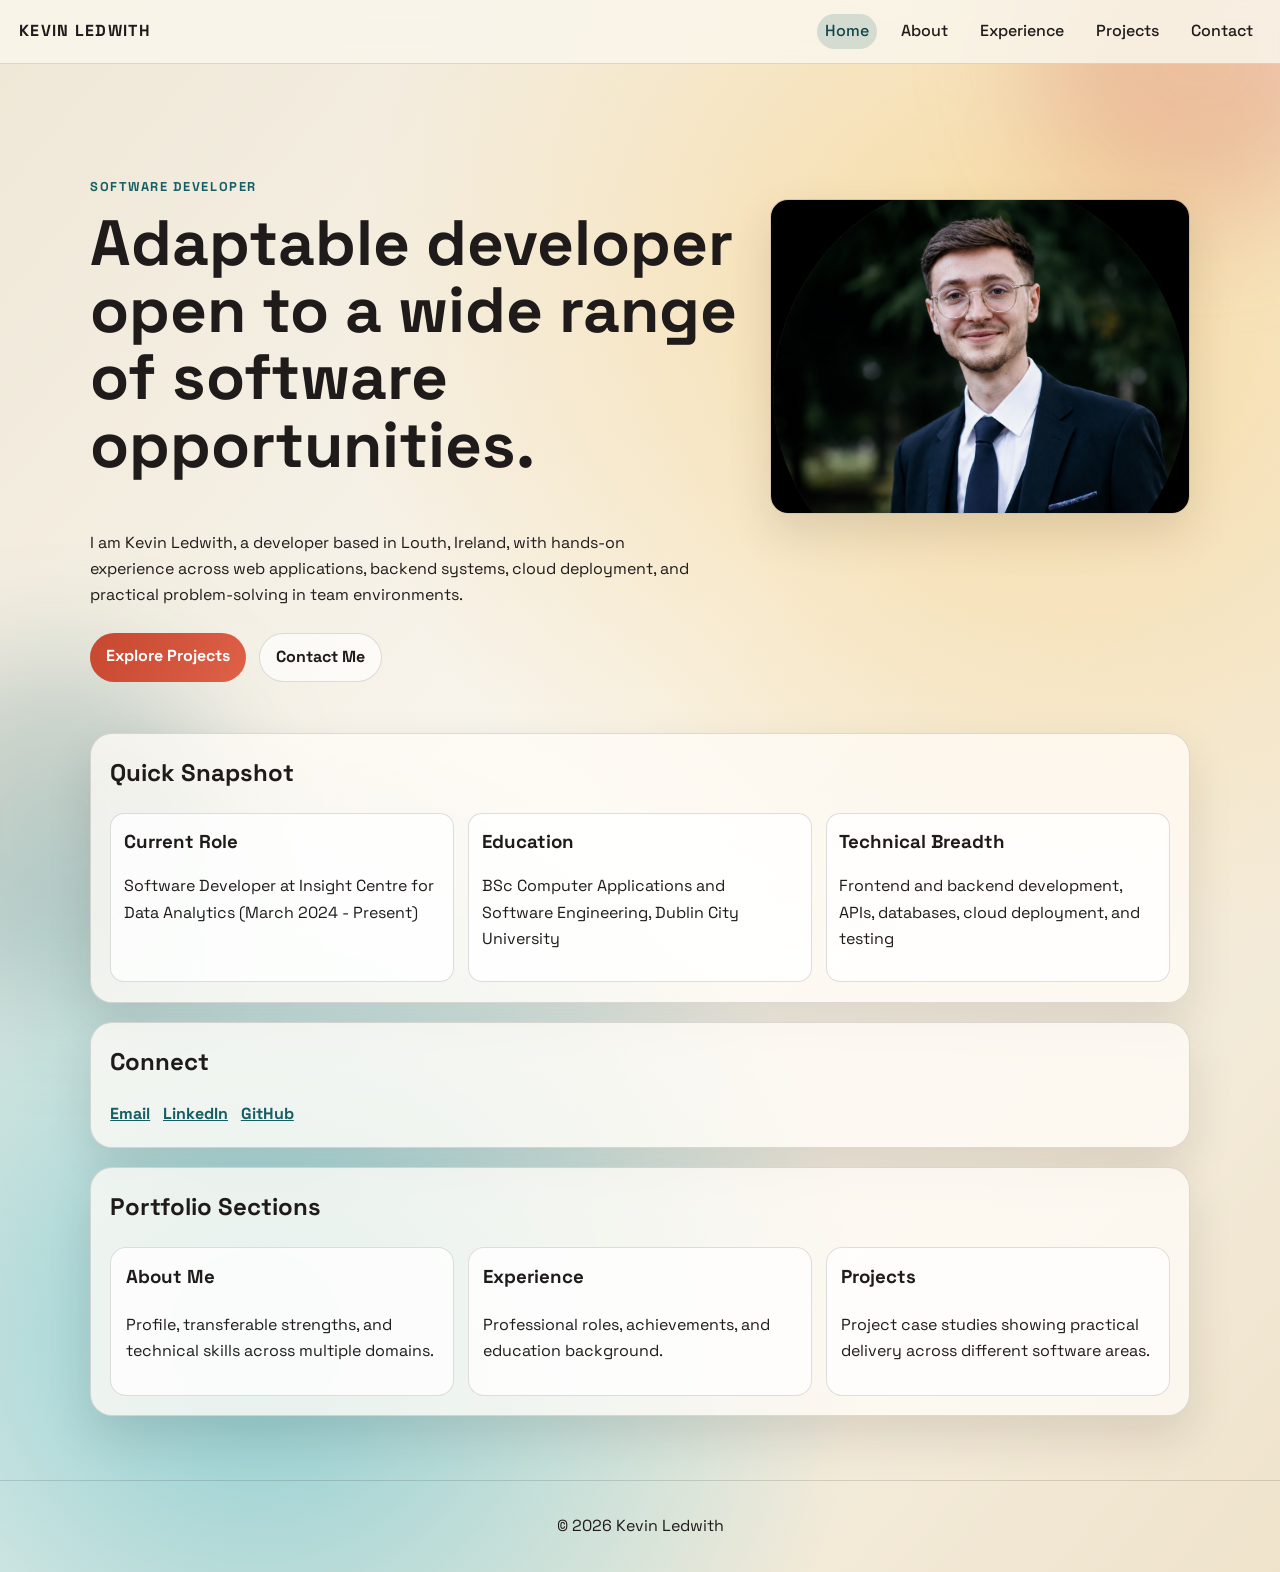
<file: index.html>
<!DOCTYPE html>
<html lang="en">
  <head>
    <meta charset="UTF-8" />
    <meta name="viewport" content="width=device-width, initial-scale=1.0" />
    <title>Kevin Ledwith | Portfolio</title>
    <meta
      name="description"
      content="Kevin Ledwith portfolio showcasing software projects, experience, and practical engineering skills."
    />
    <link rel="preconnect" href="https://fonts.googleapis.com" />
    <link rel="preconnect" href="https://fonts.gstatic.com" crossorigin />
    <link
      href="https://fonts.googleapis.com/css2?family=Space+Grotesk:wght@400;500;700&family=IBM+Plex+Mono:wght@400;500&display=swap"
      rel="stylesheet"
    />
    <link rel="icon" type="image/png" href="images/kl-logo.png" />
    <link rel="stylesheet" href="styles.css" />
  </head>
  <body>
    <div class="bg-orb orb-a" aria-hidden="true"></div>
    <div class="bg-orb orb-b" aria-hidden="true"></div>

    <header class="site-header">
      <a class="brand" href="index.html">Kevin Ledwith</a>
      <button id="menu-toggle" class="menu-toggle" aria-label="Toggle menu"><span class="menu-icon" aria-hidden="true"></span></button>
      <nav id="site-nav" class="site-nav">
        <a href="index.html" data-page="index.html">Home</a>
        <a href="about.html" data-page="about.html">About</a>
        <a href="experience.html" data-page="experience.html">Experience</a>
        <a href="projects.html" data-page="projects.html">Projects</a>
        <!-- <a href="certifications.html" data-page="certifications.html">Certifications</a> -->
        <a href="contact.html" data-page="contact.html">Contact</a>
      </nav>
    </header>

    <main>
      <section class="hero reveal">
        <div class="hero-top">
          <div class="hero-heading-block">
            <p class="eyebrow">Software Developer</p>
            <h1>Adaptable developer open to a wide range of software opportunities.</h1>
          </div>
          <div class="headshot-wrap">
            <img
              class="headshot-photo"
              src="images/headshot-1.png"
              alt="Headshot of Kevin Ledwith"
              loading="lazy"
            />
          </div>
        </div>
        <p class="hero-copy">
          I am Kevin Ledwith, a developer based in Louth, Ireland, with hands-on experience
          across web applications, backend systems, cloud deployment, and practical
          problem-solving in team environments.
        </p>
        <div class="hero-cta">
          <a class="btn btn-primary" href="projects.html">Explore Projects</a>
          <a class="btn btn-secondary" href="contact.html">Contact Me</a>
        </div>
      </section>

      <section class="panel reveal">
        <h2>Quick Snapshot</h2>
        <div class="stat-grid">
          <article class="stat">
            <h3>Current Role</h3>
            <p>Software Developer at Insight Centre for Data Analytics (March 2024 - Present)</p>
          </article>
          <article class="stat">
            <h3>Education</h3>
            <p>BSc Computer Applications and Software Engineering, Dublin City University</p>
          </article>
          <article class="stat">
            <h3>Technical Breadth</h3>
            <p>Frontend and backend development, APIs, databases, cloud deployment, and testing</p>
          </article>
        </div>
      </section>

      <section class="panel reveal">
        <h2>Connect</h2>
        <div class="project-links">
          <a href="mailto:kevin.kl2000@gmail.com">Email</a>
          <a href="https://www.linkedin.com/in/kevin-ledwith00/" target="_blank" rel="noopener noreferrer">LinkedIn</a>
          <a href="https://github.com/kevinkl2000" target="_blank" rel="noopener noreferrer">GitHub</a>
        </div>
      </section>

      <section class="panel reveal">
        <h2>Portfolio Sections</h2>
        <div class="section-grid">
          <a class="project-card" href="about.html">
            <h3>About Me</h3>
            <p>Profile, transferable strengths, and technical skills across multiple domains.</p>
          </a>
          <a class="project-card" href="experience.html">
            <h3>Experience</h3>
            <p>Professional roles, achievements, and education background.</p>
          </a>
          <a class="project-card" href="projects.html">
            <h3>Projects</h3>
            <p>Project case studies showing practical delivery across different software areas.</p>
          </a>
          <!--
          <a class="project-card" href="certifications.html">
            <h3>Certifications and Extras</h3>
            <p>Professional development, core competencies, languages, and additional info.</p>
          </a>
          -->
        </div>
      </section>
    </main>

    <footer class="site-footer">
      <p>© <span id="year"></span> Kevin Ledwith</p>
    </footer>

    <script src="script.js"></script>
  </body>
</html>
</file>
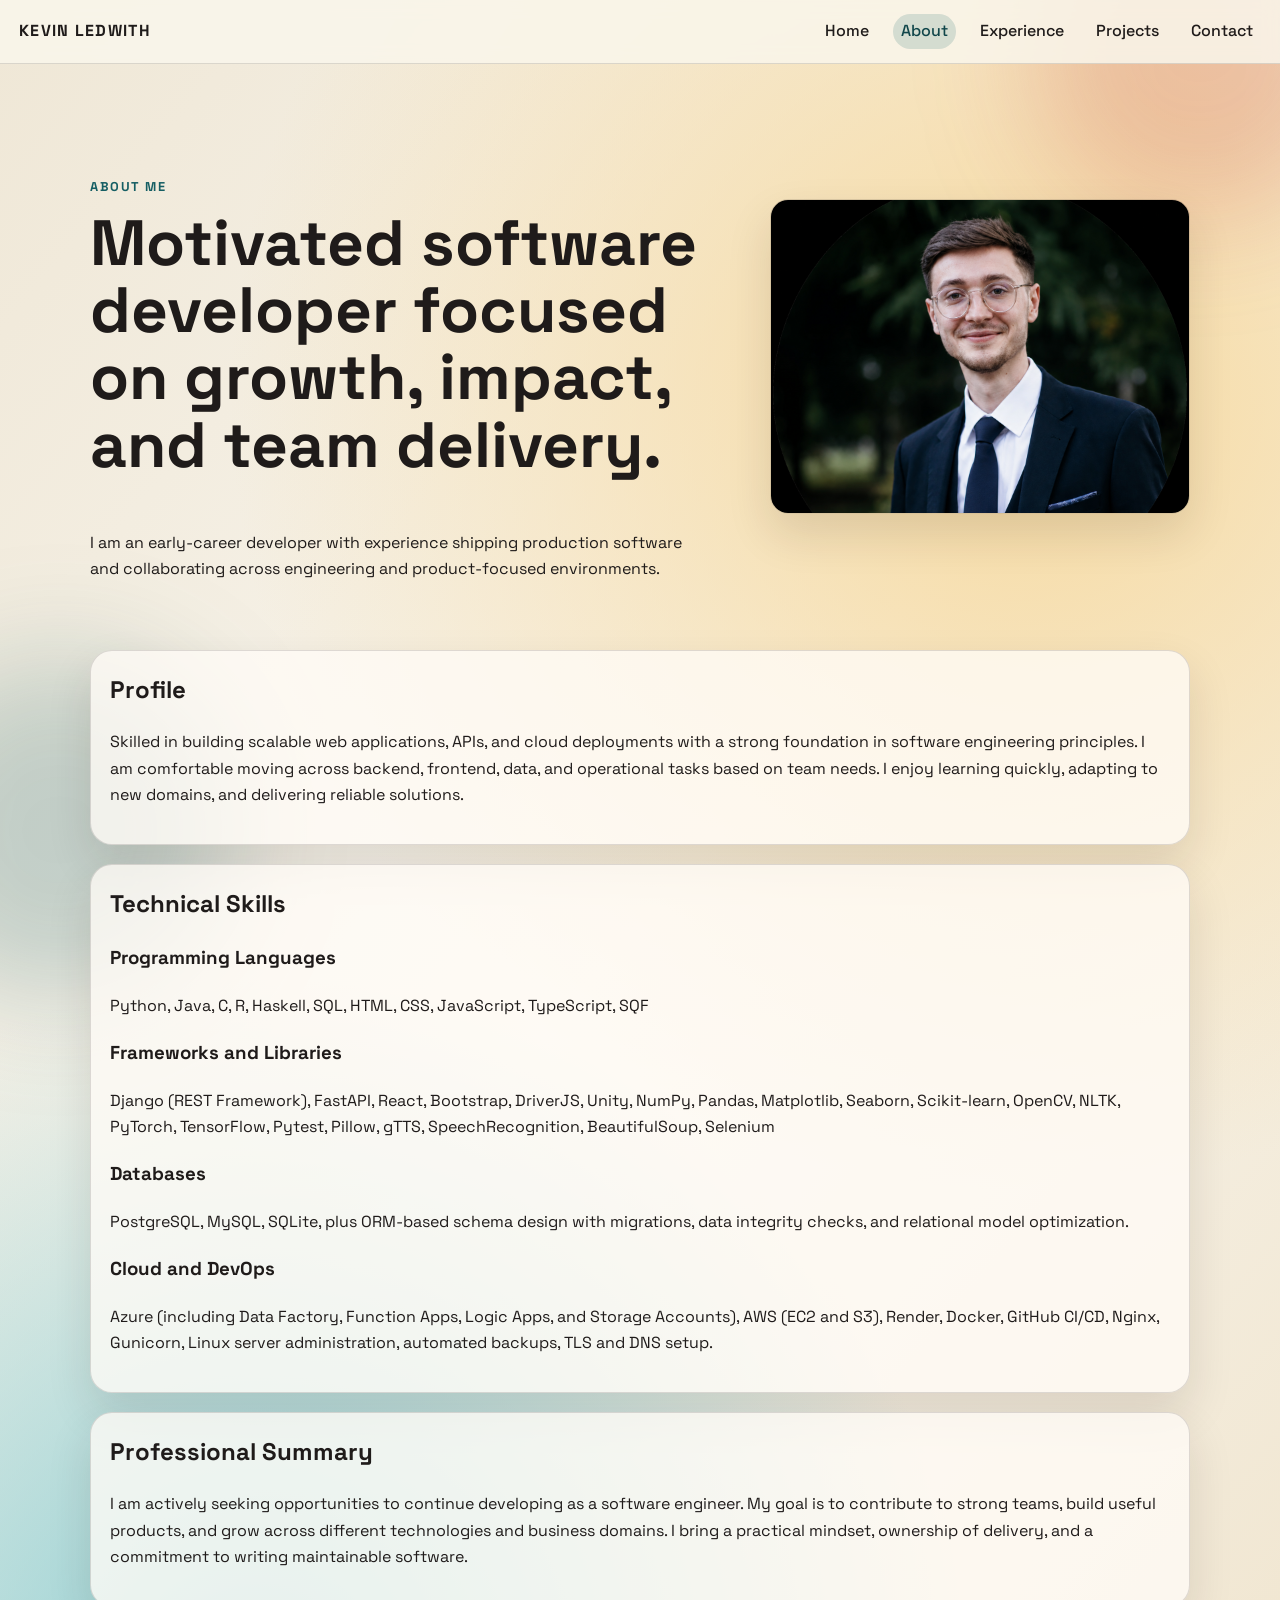
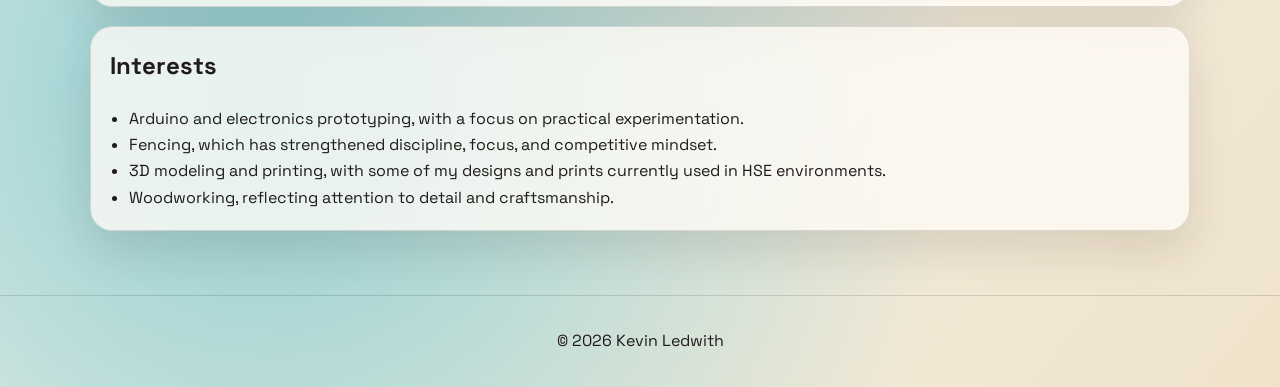
<file: about.html>
<!DOCTYPE html>
<html lang="en">
  <head>
    <meta charset="UTF-8" />
    <meta name="viewport" content="width=device-width, initial-scale=1.0" />
    <title>About | Kevin Ledwith</title>
    <meta
      name="description"
      content="About Kevin Ledwith, software developer with broad technical experience."
    />
    <link rel="preconnect" href="https://fonts.googleapis.com" />
    <link rel="preconnect" href="https://fonts.gstatic.com" crossorigin />
    <link
      href="https://fonts.googleapis.com/css2?family=Space+Grotesk:wght@400;500;700&family=IBM+Plex+Mono:wght@400;500&display=swap"
      rel="stylesheet"
    />
    <link rel="icon" type="image/png" href="images/kl-logo.png" />
    <link rel="stylesheet" href="styles.css" />
  </head>
  <body>
    <div class="bg-orb orb-a" aria-hidden="true"></div>
    <div class="bg-orb orb-b" aria-hidden="true"></div>

    <header class="site-header">
      <a class="brand" href="index.html">Kevin Ledwith</a>
      <button id="menu-toggle" class="menu-toggle" aria-label="Toggle menu"><span class="menu-icon" aria-hidden="true"></span></button>
      <nav id="site-nav" class="site-nav">
        <a href="index.html" data-page="index.html">Home</a>
        <a href="about.html" data-page="about.html">About</a>
        <a href="experience.html" data-page="experience.html">Experience</a>
        <a href="projects.html" data-page="projects.html">Projects</a>
        <!-- <a href="certifications.html" data-page="certifications.html">Certifications</a> -->
        <a href="contact.html" data-page="contact.html">Contact</a>
      </nav>
    </header>

    <main>
      <section class="hero reveal">
        <div class="hero-top">
          <div class="hero-heading-block">
            <p class="eyebrow">About Me</p>
            <h1>Motivated software developer focused on growth, impact, and team delivery.</h1>
          </div>
          <div class="headshot-wrap">
            <img
              class="headshot-photo"
              src="images/headshot-1.png"
              alt="Headshot of Kevin Ledwith"
              loading="lazy"
            />
          </div>
        </div>
        <p class="hero-copy">
          I am an early-career developer with experience shipping production software and
          collaborating across engineering and product-focused environments.
        </p>
      </section>

      <section class="panel reveal">
        <h2>Profile</h2>
        <p>
          Skilled in building scalable web applications, APIs, and cloud deployments with a
          strong foundation in software engineering principles. I am comfortable moving
          across backend, frontend, data, and operational tasks based on team needs. I enjoy
          learning quickly, adapting to new domains, and delivering reliable solutions.
        </p>
      </section>

      <section class="panel reveal">
        <h2>Technical Skills</h2>
        <h3>Programming Languages</h3>
        <p>Python, Java, C, R, Haskell, SQL, HTML, CSS, JavaScript, TypeScript, SQF</p>

        <h3>Frameworks and Libraries</h3>
        <p>
          Django (REST Framework), FastAPI, React, Bootstrap, DriverJS, Unity, NumPy,
          Pandas, Matplotlib, Seaborn, Scikit-learn, OpenCV, NLTK, PyTorch, TensorFlow,
          Pytest, Pillow, gTTS, SpeechRecognition, BeautifulSoup, Selenium
        </p>

        <h3>Databases</h3>
        <p>
          PostgreSQL, MySQL, SQLite, plus ORM-based schema design with migrations, data
          integrity checks, and relational model optimization.
        </p>

        <h3>Cloud and DevOps</h3>
        <p>
          Azure (including Data Factory, Function Apps, Logic Apps, and Storage Accounts),
          AWS (EC2 and S3), Render, Docker, GitHub CI/CD, Nginx, Gunicorn, Linux server
          administration, automated backups, TLS and DNS setup.
        </p>
      </section>

      <section class="panel reveal">
        <h2>Professional Summary</h2>
        <p>
          I am actively seeking opportunities to continue developing as a software engineer.
          My goal is to contribute to strong teams, build useful products, and grow across
          different technologies and business domains. I bring a practical mindset,
          ownership of delivery, and a commitment to writing maintainable software.
        </p>
      </section>

      <section class="panel reveal">
        <h2>Interests</h2>
        <ul class="list">
          <li>Arduino and electronics prototyping, with a focus on practical experimentation.</li>
          <li>Fencing, which has strengthened discipline, focus, and competitive mindset.</li>
          <li>3D modeling and printing, with some of my designs and prints currently used in HSE environments.</li>
          <li>Woodworking, reflecting attention to detail and craftsmanship.</li>
        </ul>
      </section>
    </main>

    <footer class="site-footer">
      <p>© <span id="year"></span> Kevin Ledwith</p>
    </footer>

    <script src="script.js"></script>
  </body>
</html>
</file>
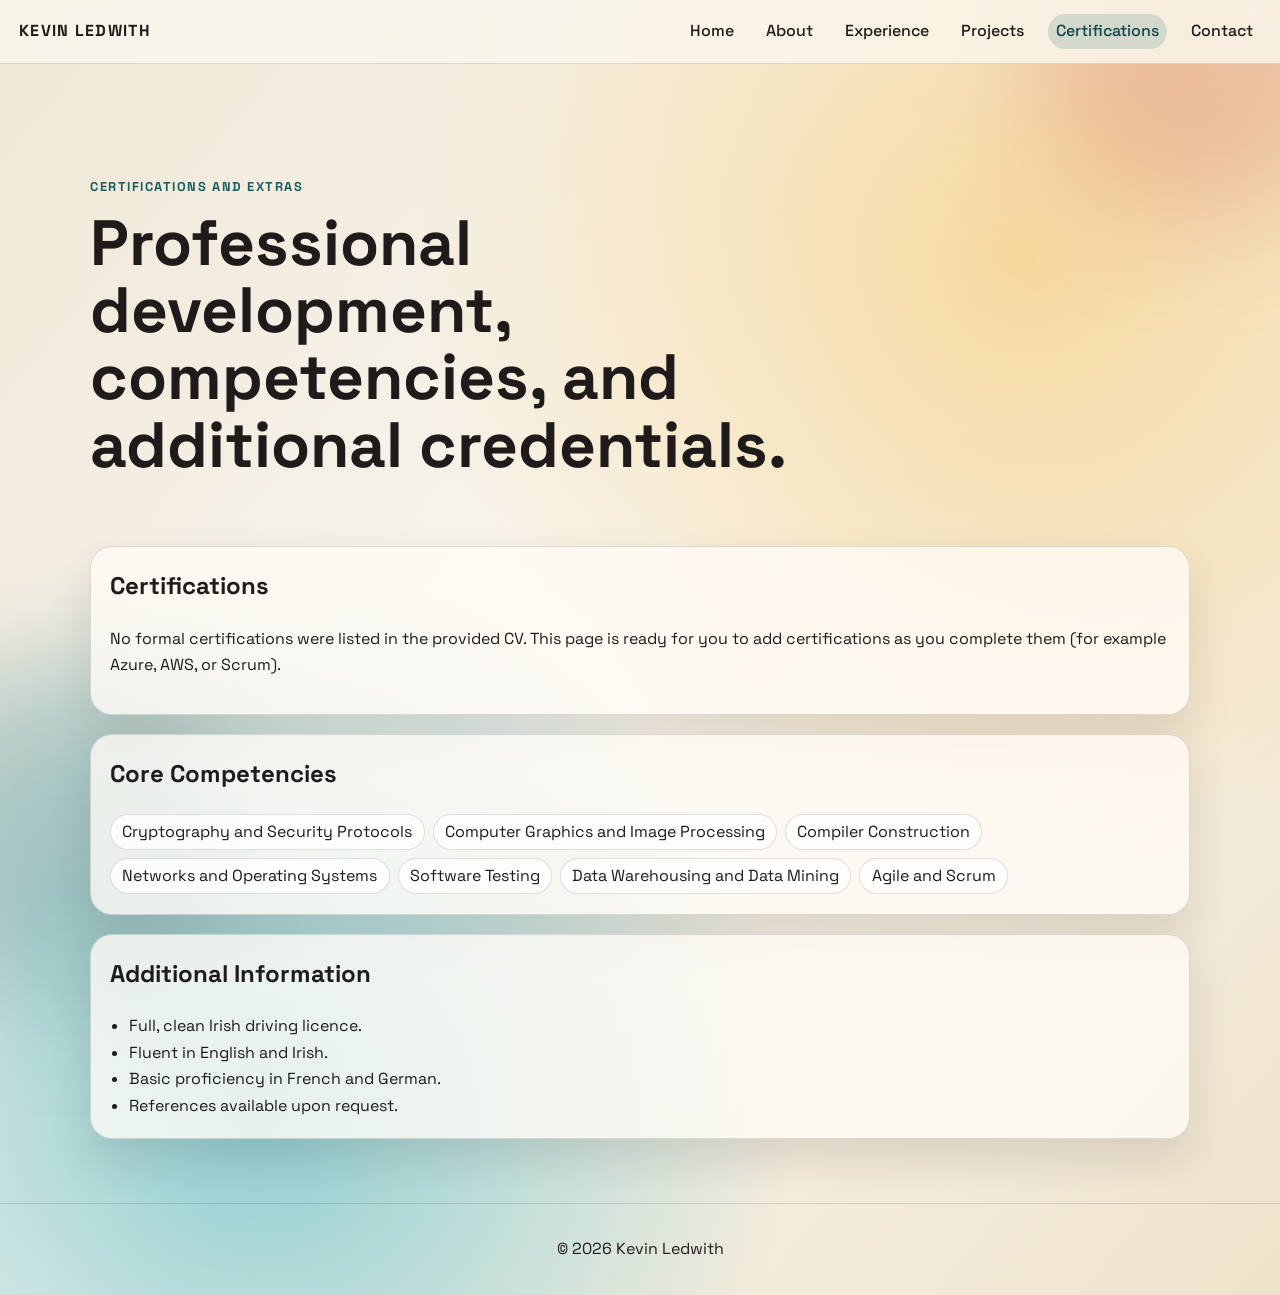
<file: certifications.html>
<!DOCTYPE html>
<html lang="en">
  <head>
    <meta charset="UTF-8" />
    <meta name="viewport" content="width=device-width, initial-scale=1.0" />
    <title>Certifications and Extras | Kevin Ledwith</title>
    <meta
      name="description"
      content="Certifications, competencies, and additional information for Kevin Ledwith."
    />
    <link rel="preconnect" href="https://fonts.googleapis.com" />
    <link rel="preconnect" href="https://fonts.gstatic.com" crossorigin />
    <link
      href="https://fonts.googleapis.com/css2?family=Space+Grotesk:wght@400;500;700&family=IBM+Plex+Mono:wght@400;500&display=swap"
      rel="stylesheet"
    />
    <link rel="icon" type="image/png" href="images/kl-logo.png" />
    <link rel="stylesheet" href="styles.css" />
  </head>
  <body>
    <div class="bg-orb orb-a" aria-hidden="true"></div>
    <div class="bg-orb orb-b" aria-hidden="true"></div>

    <header class="site-header">
      <a class="brand" href="index.html">Kevin Ledwith</a>
      <button id="menu-toggle" class="menu-toggle" aria-label="Toggle menu"><span class="menu-icon" aria-hidden="true"></span></button>
      <nav id="site-nav" class="site-nav">
        <a href="index.html" data-page="index.html">Home</a>
        <a href="about.html" data-page="about.html">About</a>
        <a href="experience.html" data-page="experience.html">Experience</a>
        <a href="projects.html" data-page="projects.html">Projects</a>
        <a href="certifications.html" data-page="certifications.html">Certifications</a>
        <a href="contact.html" data-page="contact.html">Contact</a>
      </nav>
    </header>

    <main>
      <section class="hero reveal">
        <p class="eyebrow">Certifications and Extras</p>
        <h1>Professional development, competencies, and additional credentials.</h1>
      </section>

      <section class="panel reveal">
        <h2>Certifications</h2>
        <p>
          No formal certifications were listed in the provided CV. This page is ready for you
          to add certifications as you complete them (for example Azure, AWS, or Scrum).
        </p>
      </section>

      <section class="panel reveal">
        <h2>Core Competencies</h2>
        <div class="skills">
          <span>Cryptography and Security Protocols</span>
          <span>Computer Graphics and Image Processing</span>
          <span>Compiler Construction</span>
          <span>Networks and Operating Systems</span>
          <span>Software Testing</span>
          <span>Data Warehousing and Data Mining</span>
          <span>Agile and Scrum</span>
        </div>
      </section>

      <section class="panel reveal">
        <h2>Additional Information</h2>
        <ul class="list">
          <li>Full, clean Irish driving licence.</li>
          <li>Fluent in English and Irish.</li>
          <li>Basic proficiency in French and German.</li>
          <li>References available upon request.</li>
        </ul>
      </section>
    </main>

    <footer class="site-footer">
      <p>© <span id="year"></span> Kevin Ledwith</p>
    </footer>

    <script src="script.js"></script>
  </body>
</html>
</file>
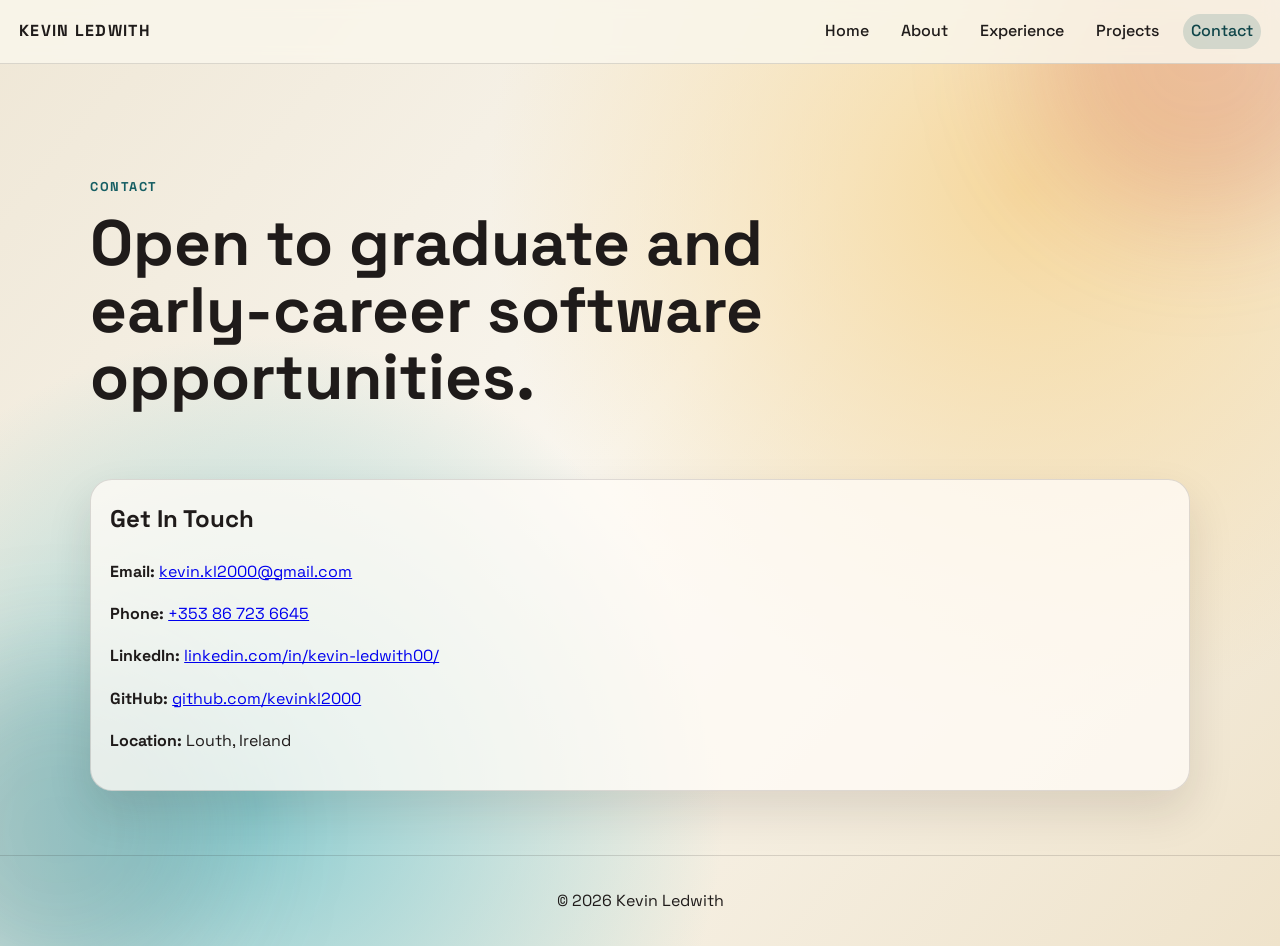
<file: contact.html>
<!DOCTYPE html>
<html lang="en">
  <head>
    <meta charset="UTF-8" />
    <meta name="viewport" content="width=device-width, initial-scale=1.0" />
    <title>Contact | Kevin Ledwith</title>
    <meta
      name="description"
      content="Contact details for Kevin Ledwith, software developer."
    />
    <link rel="preconnect" href="https://fonts.googleapis.com" />
    <link rel="preconnect" href="https://fonts.gstatic.com" crossorigin />
    <link
      href="https://fonts.googleapis.com/css2?family=Space+Grotesk:wght@400;500;700&family=IBM+Plex+Mono:wght@400;500&display=swap"
      rel="stylesheet"
    />
    <link rel="icon" type="image/png" href="images/kl-logo.png" />
    <link rel="stylesheet" href="styles.css" />
  </head>
  <body>
    <div class="bg-orb orb-a" aria-hidden="true"></div>
    <div class="bg-orb orb-b" aria-hidden="true"></div>

    <header class="site-header">
      <a class="brand" href="index.html">Kevin Ledwith</a>
      <button id="menu-toggle" class="menu-toggle" aria-label="Toggle menu"><span class="menu-icon" aria-hidden="true"></span></button>
      <nav id="site-nav" class="site-nav">
        <a href="index.html" data-page="index.html">Home</a>
        <a href="about.html" data-page="about.html">About</a>
        <a href="experience.html" data-page="experience.html">Experience</a>
        <a href="projects.html" data-page="projects.html">Projects</a>
        <!-- <a href="certifications.html" data-page="certifications.html">Certifications</a> -->
        <a href="contact.html" data-page="contact.html">Contact</a>
      </nav>
    </header>

    <main>
      <section class="hero reveal">
        <p class="eyebrow">Contact</p>
        <h1>Open to graduate and early-career software opportunities.</h1>
      </section>

      <section class="panel reveal">
        <h2>Get In Touch</h2>
        <p><strong>Email:</strong> <a href="mailto:kevin.kl2000@gmail.com">kevin.kl2000@gmail.com</a></p>
        <p><strong>Phone:</strong> <a href="tel:+353867236645">+353 86 723 6645</a></p>
        <p>
          <strong>LinkedIn:</strong>
          <a href="https://www.linkedin.com/in/kevin-ledwith00/" target="_blank" rel="noopener noreferrer">linkedin.com/in/kevin-ledwith00/</a>
        </p>
        <p>
          <strong>GitHub:</strong>
          <a href="https://github.com/kevinkl2000" target="_blank" rel="noopener noreferrer">github.com/kevinkl2000</a>
        </p>
        <p><strong>Location:</strong> Louth, Ireland</p>
      </section>
    </main>

    <footer class="site-footer">
      <p>© <span id="year"></span> Kevin Ledwith</p>
    </footer>

    <script src="script.js"></script>
  </body>
</html>
</file>
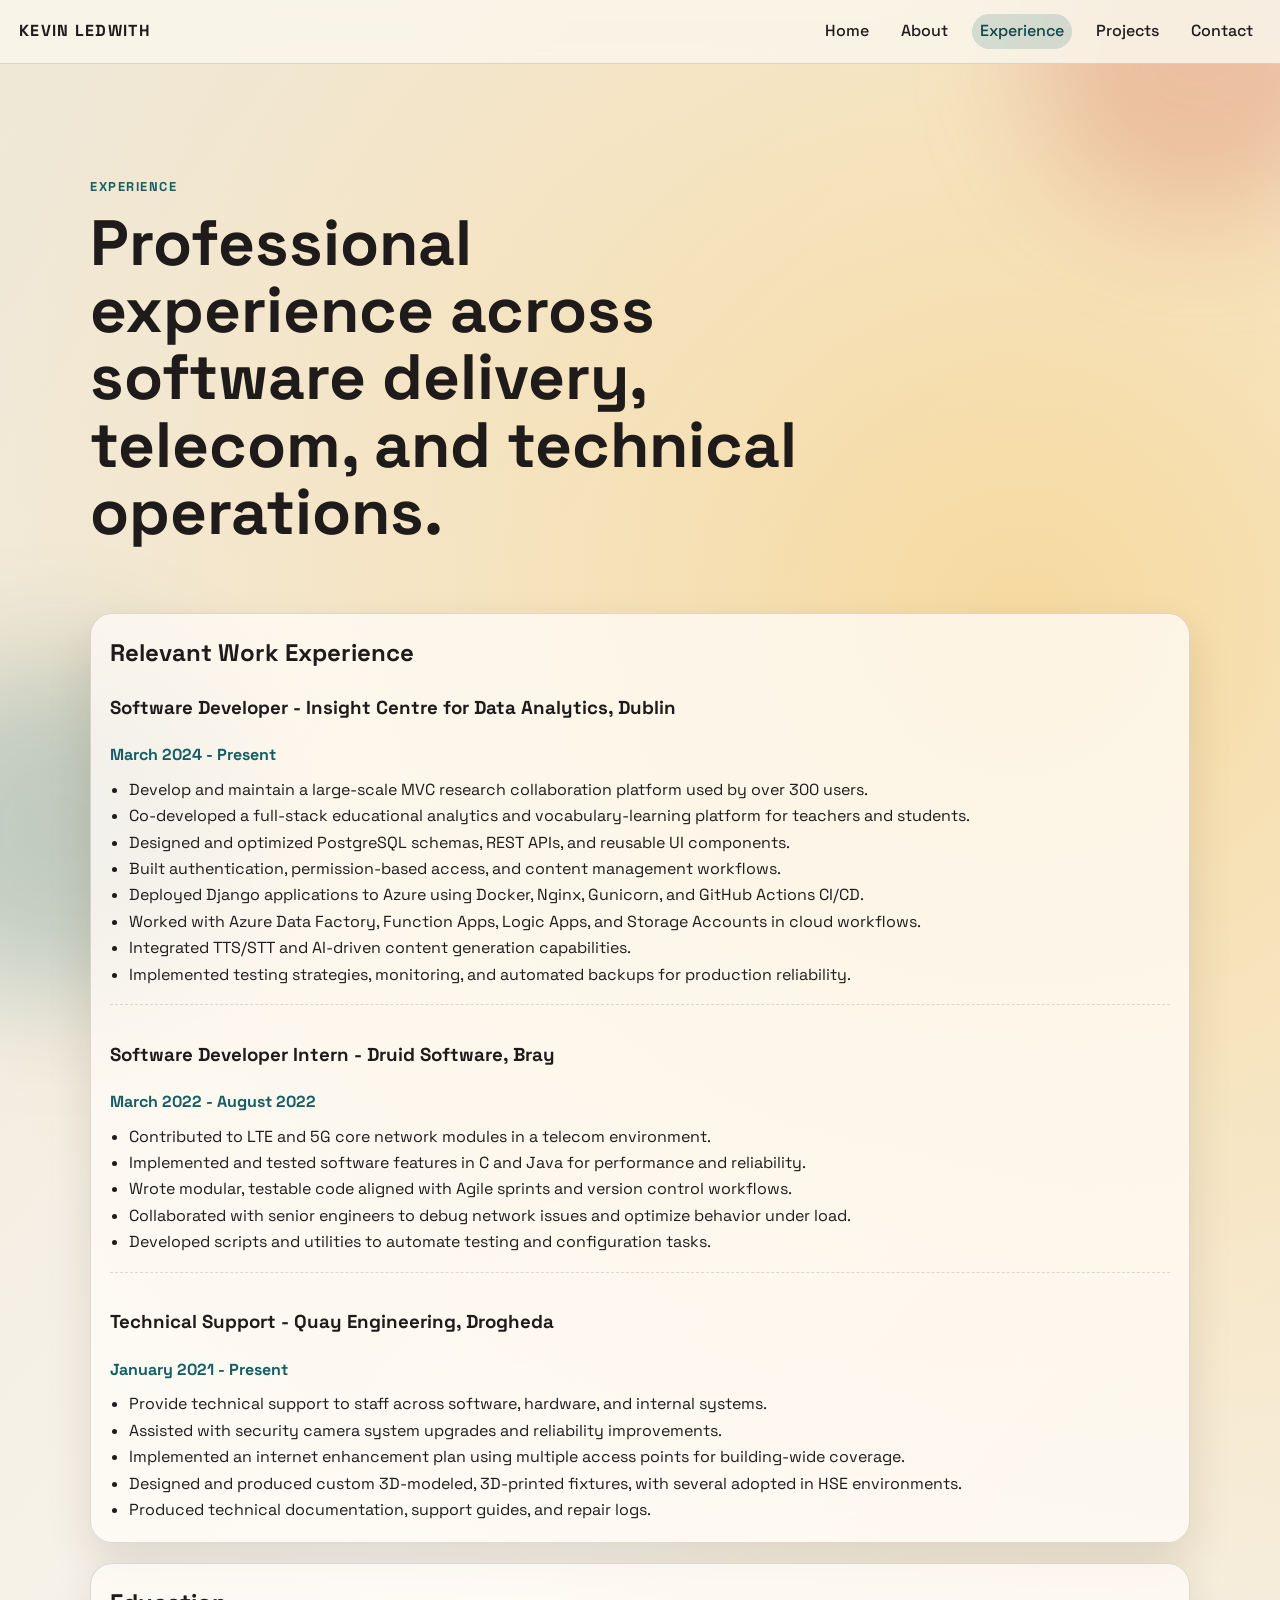
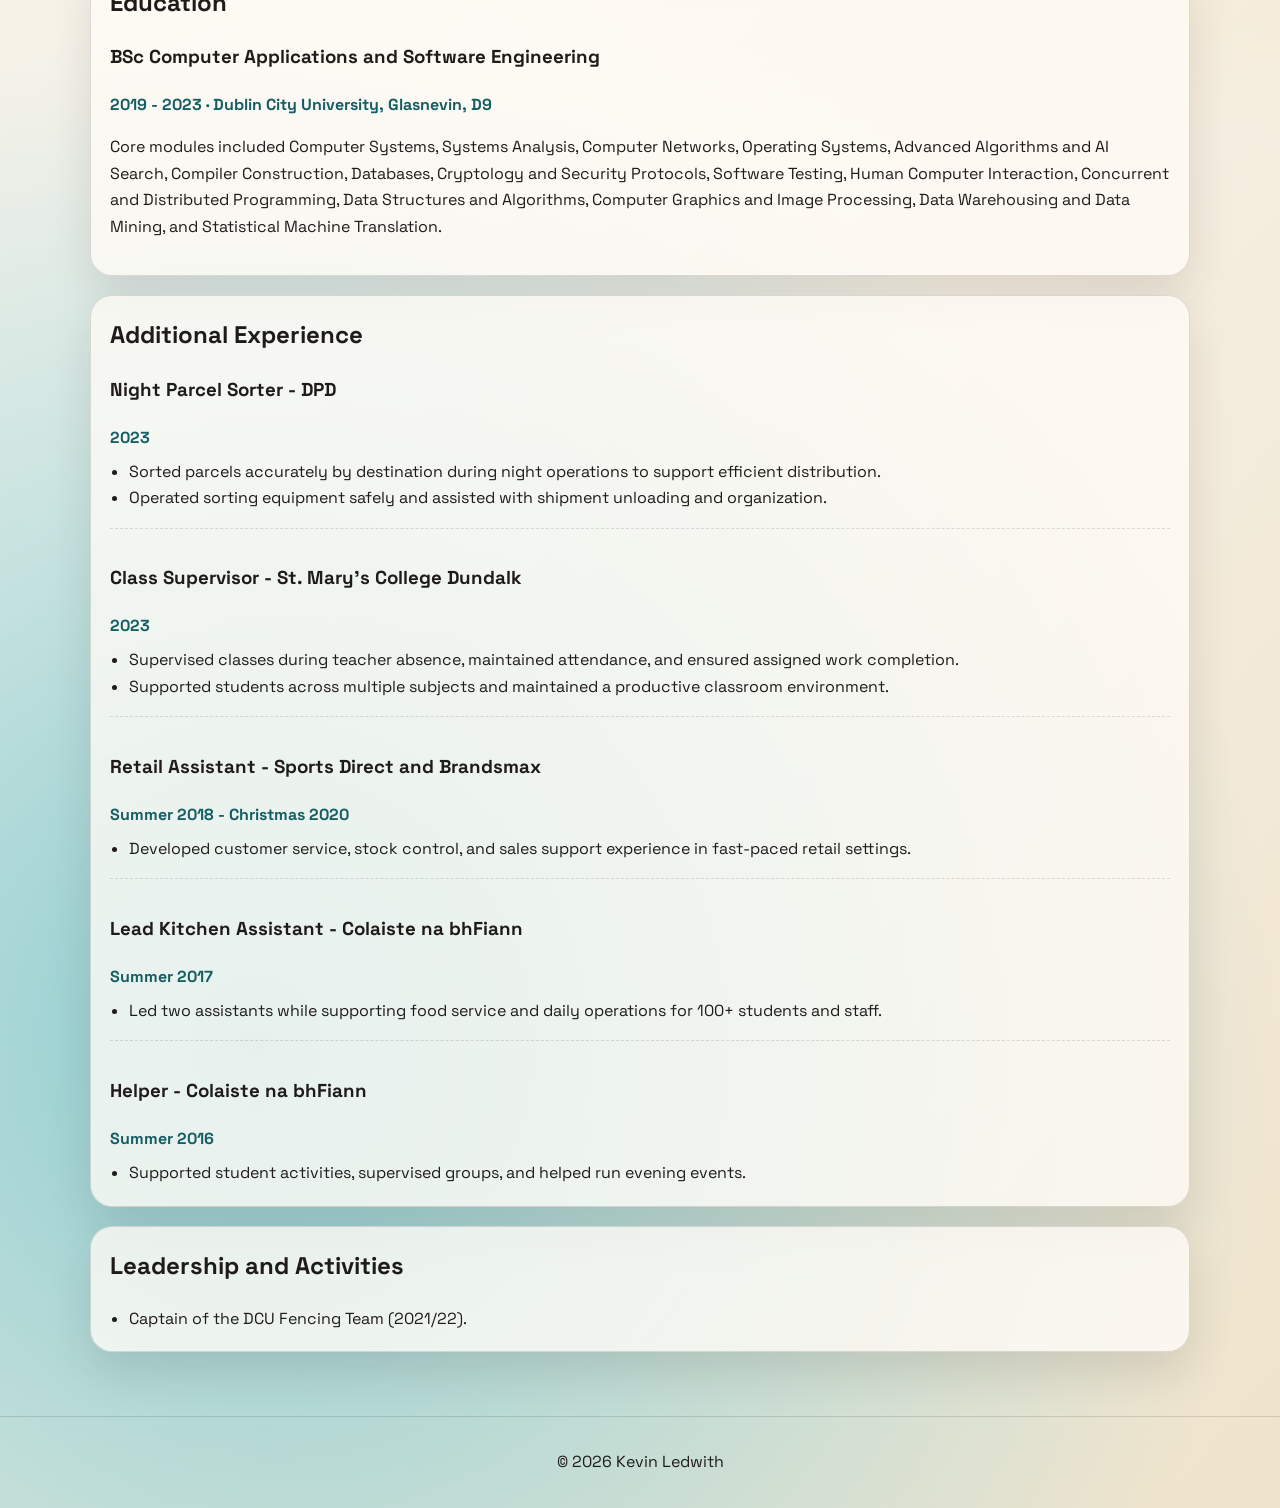
<file: experience.html>
<!DOCTYPE html>
<html lang="en">
  <head>
    <meta charset="UTF-8" />
    <meta name="viewport" content="width=device-width, initial-scale=1.0" />
    <title>Experience | Kevin Ledwith</title>
    <meta
      name="description"
      content="Work experience and education for Kevin Ledwith."
    />
    <link rel="preconnect" href="https://fonts.googleapis.com" />
    <link rel="preconnect" href="https://fonts.gstatic.com" crossorigin />
    <link
      href="https://fonts.googleapis.com/css2?family=Space+Grotesk:wght@400;500;700&family=IBM+Plex+Mono:wght@400;500&display=swap"
      rel="stylesheet"
    />
    <link rel="icon" type="image/png" href="images/kl-logo.png" />
    <link rel="stylesheet" href="styles.css" />
  </head>
  <body>
    <div class="bg-orb orb-a" aria-hidden="true"></div>
    <div class="bg-orb orb-b" aria-hidden="true"></div>

    <header class="site-header">
      <a class="brand" href="index.html">Kevin Ledwith</a>
      <button id="menu-toggle" class="menu-toggle" aria-label="Toggle menu"><span class="menu-icon" aria-hidden="true"></span></button>
      <nav id="site-nav" class="site-nav">
        <a href="index.html" data-page="index.html">Home</a>
        <a href="about.html" data-page="about.html">About</a>
        <a href="experience.html" data-page="experience.html">Experience</a>
        <a href="projects.html" data-page="projects.html">Projects</a>
        <!-- <a href="certifications.html" data-page="certifications.html">Certifications</a> -->
        <a href="contact.html" data-page="contact.html">Contact</a>
      </nav>
    </header>

    <main>
      <section class="hero reveal">
        <p class="eyebrow">Experience</p>
        <h1>Professional experience across software delivery, telecom, and technical operations.</h1>
      </section>

      <section class="panel reveal">
        <h2>Relevant Work Experience</h2>

        <article class="timeline-item">
          <h3>Software Developer - Insight Centre for Data Analytics, Dublin</h3>
          <p class="timeline-meta">March 2024 - Present</p>
          <ul class="list">
            <li>Develop and maintain a large-scale MVC research collaboration platform used by over 300 users.</li>
            <li>Co-developed a full-stack educational analytics and vocabulary-learning platform for teachers and students.</li>
            <li>Designed and optimized PostgreSQL schemas, REST APIs, and reusable UI components.</li>
            <li>Built authentication, permission-based access, and content management workflows.</li>
            <li>Deployed Django applications to Azure using Docker, Nginx, Gunicorn, and GitHub Actions CI/CD.</li>
            <li>Worked with Azure Data Factory, Function Apps, Logic Apps, and Storage Accounts in cloud workflows.</li>
            <li>Integrated TTS/STT and AI-driven content generation capabilities.</li>
            <li>Implemented testing strategies, monitoring, and automated backups for production reliability.</li>
          </ul>
        </article>

        <article class="timeline-item">
          <h3>Software Developer Intern - Druid Software, Bray</h3>
          <p class="timeline-meta">March 2022 - August 2022</p>
          <ul class="list">
            <li>Contributed to LTE and 5G core network modules in a telecom environment.</li>
            <li>Implemented and tested software features in C and Java for performance and reliability.</li>
            <li>Wrote modular, testable code aligned with Agile sprints and version control workflows.</li>
            <li>Collaborated with senior engineers to debug network issues and optimize behavior under load.</li>
            <li>Developed scripts and utilities to automate testing and configuration tasks.</li>
          </ul>
        </article>

        <article class="timeline-item">
          <h3>Technical Support - Quay Engineering, Drogheda</h3>
          <p class="timeline-meta">January 2021 - Present</p>
          <ul class="list">
            <li>Provide technical support to staff across software, hardware, and internal systems.</li>
            <li>Assisted with security camera system upgrades and reliability improvements.</li>
            <li>Implemented an internet enhancement plan using multiple access points for building-wide coverage.</li>
            <li>Designed and produced custom 3D-modeled, 3D-printed fixtures, with several adopted in HSE environments.</li>
            <li>Produced technical documentation, support guides, and repair logs.</li>
          </ul>
        </article>
      </section>

      <section class="panel reveal">
        <h2>Education</h2>
        <h3>BSc Computer Applications and Software Engineering</h3>
        <p class="timeline-meta">2019 - 2023 · Dublin City University, Glasnevin, D9</p>
        <p>
          Core modules included Computer Systems, Systems Analysis, Computer Networks,
          Operating Systems, Advanced Algorithms and AI Search, Compiler Construction,
          Databases, Cryptology and Security Protocols, Software Testing, Human Computer
          Interaction, Concurrent and Distributed Programming, Data Structures and Algorithms,
          Computer Graphics and Image Processing, Data Warehousing and Data Mining, and
          Statistical Machine Translation.
        </p>
      </section>

      <section class="panel reveal">
        <h2>Additional Experience</h2>
        <article class="timeline-item">
          <h3>Night Parcel Sorter - DPD</h3>
          <p class="timeline-meta">2023</p>
          <ul class="list">
            <li>Sorted parcels accurately by destination during night operations to support efficient distribution.</li>
            <li>Operated sorting equipment safely and assisted with shipment unloading and organization.</li>
          </ul>
        </article>

        <article class="timeline-item">
          <h3>Class Supervisor - St. Mary's College Dundalk</h3>
          <p class="timeline-meta">2023</p>
          <ul class="list">
            <li>Supervised classes during teacher absence, maintained attendance, and ensured assigned work completion.</li>
            <li>Supported students across multiple subjects and maintained a productive classroom environment.</li>
          </ul>
        </article>

        <article class="timeline-item">
          <h3>Retail Assistant - Sports Direct and Brandsmax</h3>
          <p class="timeline-meta">Summer 2018 - Christmas 2020</p>
          <ul class="list">
            <li>Developed customer service, stock control, and sales support experience in fast-paced retail settings.</li>
          </ul>
        </article>

        <article class="timeline-item">
          <h3>Lead Kitchen Assistant - Colaiste na bhFiann</h3>
          <p class="timeline-meta">Summer 2017</p>
          <ul class="list">
            <li>Led two assistants while supporting food service and daily operations for 100+ students and staff.</li>
          </ul>
        </article>

        <article class="timeline-item">
          <h3>Helper - Colaiste na bhFiann</h3>
          <p class="timeline-meta">Summer 2016</p>
          <ul class="list">
            <li>Supported student activities, supervised groups, and helped run evening events.</li>
          </ul>
        </article>
      </section>

      

      <section class="panel reveal">
        <h2>Leadership and Activities</h2>
        <ul class="list">
          <li>Captain of the DCU Fencing Team (2021/22).</li>
        </ul>
      </section>
    </main>

    <footer class="site-footer">
      <p>© <span id="year"></span> Kevin Ledwith</p>
    </footer>

    <script src="script.js"></script>
  </body>
</html>
</file>
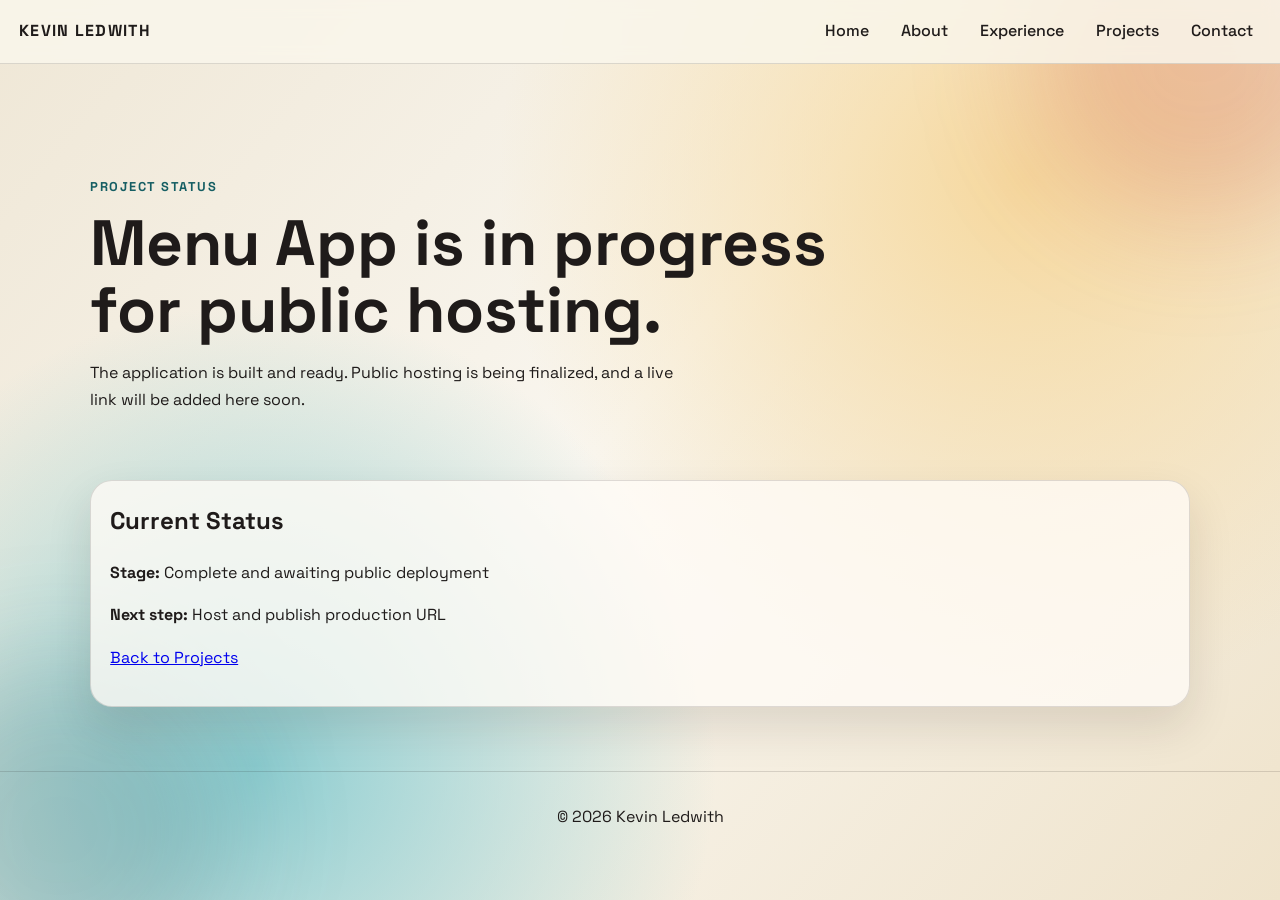
<file: menu-app.html>
<!DOCTYPE html>
<html lang="en">
  <head>
    <meta charset="UTF-8" />
    <meta name="viewport" content="width=device-width, initial-scale=1.0" />
    <title>Menu App | Kevin Ledwith</title>
    <meta
      name="description"
      content="Status page for Kevin Ledwith's Menu App project."
    />
    <link rel="preconnect" href="https://fonts.googleapis.com" />
    <link rel="preconnect" href="https://fonts.gstatic.com" crossorigin />
    <link
      href="https://fonts.googleapis.com/css2?family=Space+Grotesk:wght@400;500;700&family=IBM+Plex+Mono:wght@400;500&display=swap"
      rel="stylesheet"
    />
    <link rel="icon" type="image/png" href="images/kl-logo.png" />
    <link rel="stylesheet" href="styles.css" />
  </head>
  <body>
    <div class="bg-orb orb-a" aria-hidden="true"></div>
    <div class="bg-orb orb-b" aria-hidden="true"></div>

    <header class="site-header">
      <a class="brand" href="index.html">Kevin Ledwith</a>
      <button id="menu-toggle" class="menu-toggle" aria-label="Toggle menu"><span class="menu-icon" aria-hidden="true"></span></button>
      <nav id="site-nav" class="site-nav">
        <a href="index.html" data-page="index.html">Home</a>
        <a href="about.html" data-page="about.html">About</a>
        <a href="experience.html" data-page="experience.html">Experience</a>
        <a href="projects.html" data-page="projects.html">Projects</a>
        <!-- <a href="certifications.html" data-page="certifications.html">Certifications</a> -->
        <a href="contact.html" data-page="contact.html">Contact</a>
      </nav>
    </header>

    <main>
      <section class="hero reveal">
        <p class="eyebrow">Project Status</p>
        <h1>Menu App is in progress for public hosting.</h1>
        <p class="hero-copy">
          The application is built and ready. Public hosting is being finalized, and a live
          link will be added here soon.
        </p>
      </section>

      <section class="panel reveal">
        <h2>Current Status</h2>
        <p><strong>Stage:</strong> Complete and awaiting public deployment</p>
        <p><strong>Next step:</strong> Host and publish production URL</p>
        <p><a href="projects.html">Back to Projects</a></p>
      </section>
    </main>

    <footer class="site-footer">
      <p>© <span id="year"></span> Kevin Ledwith</p>
    </footer>

    <script src="script.js"></script>
  </body>
</html>
</file>
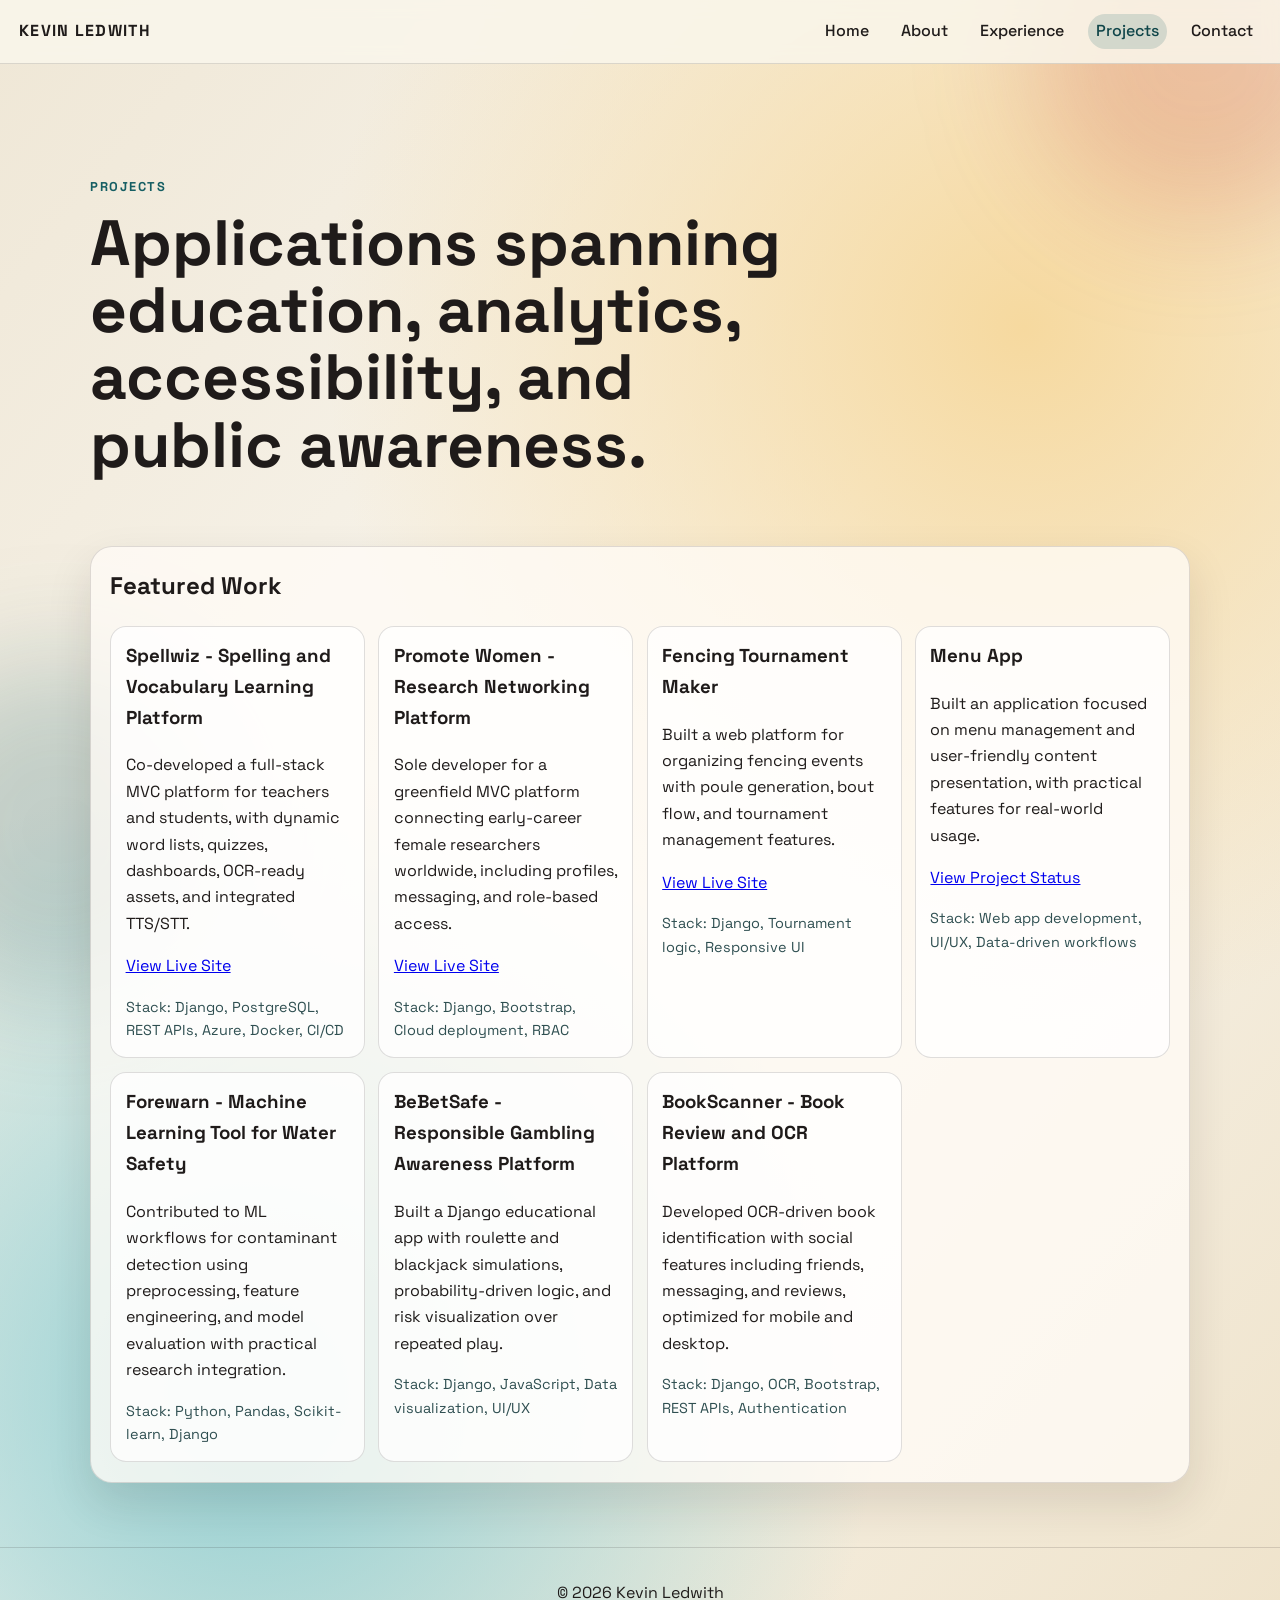
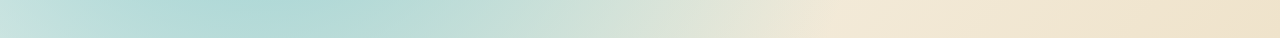
<file: projects.html>
<!DOCTYPE html>
<html lang="en">
  <head>
    <meta charset="UTF-8" />
    <meta name="viewport" content="width=device-width, initial-scale=1.0" />
    <title>Projects | Kevin Ledwith</title>
    <meta
      name="description"
      content="Project portfolio for Kevin Ledwith across web development and machine learning."
    />
    <link rel="preconnect" href="https://fonts.googleapis.com" />
    <link rel="preconnect" href="https://fonts.gstatic.com" crossorigin />
    <link
      href="https://fonts.googleapis.com/css2?family=Space+Grotesk:wght@400;500;700&family=IBM+Plex+Mono:wght@400;500&display=swap"
      rel="stylesheet"
    />
    <link rel="icon" type="image/png" href="images/kl-logo.png" />
    <link rel="stylesheet" href="styles.css" />
  </head>
  <body>
    <div class="bg-orb orb-a" aria-hidden="true"></div>
    <div class="bg-orb orb-b" aria-hidden="true"></div>

    <header class="site-header">
      <a class="brand" href="index.html">Kevin Ledwith</a>
      <button id="menu-toggle" class="menu-toggle" aria-label="Toggle menu"><span class="menu-icon" aria-hidden="true"></span></button>
      <nav id="site-nav" class="site-nav">
        <a href="index.html" data-page="index.html">Home</a>
        <a href="about.html" data-page="about.html">About</a>
        <a href="experience.html" data-page="experience.html">Experience</a>
        <a href="projects.html" data-page="projects.html">Projects</a>
        <!-- <a href="certifications.html" data-page="certifications.html">Certifications</a> -->
        <a href="contact.html" data-page="contact.html">Contact</a>
      </nav>
    </header>

    <main>
      <section class="hero reveal">
        <p class="eyebrow">Projects</p>
        <h1>Applications spanning education, analytics, accessibility, and public awareness.</h1>
      </section>

      <section class="panel reveal">
        <h2>Featured Work</h2>
        <div class="projects-grid">
          <article class="project-card">
            <h3>Spellwiz - Spelling and Vocabulary Learning Platform</h3>
            <p>
              Co-developed a full-stack MVC platform for teachers and students, with dynamic
              word lists, quizzes, dashboards, OCR-ready assets, and integrated TTS/STT.
            </p>
            <p><a href="https://portal.spellwiz.com/" target="_blank" rel="noopener noreferrer">View Live Site</a></p>
            <p class="small">Stack: Django, PostgreSQL, REST APIs, Azure, Docker, CI/CD</p>
          </article>

          <article class="project-card">
            <h3>Promote Women - Research Networking Platform</h3>
            <p>
              Sole developer for a greenfield MVC platform connecting early-career female
              researchers worldwide, including profiles, messaging, and role-based access.
            </p>
            <p><a href="https://promotewomen.ie/" target="_blank" rel="noopener noreferrer">View Live Site</a></p>
            <p class="small">Stack: Django, Bootstrap, Cloud deployment, RBAC</p>
          </article>

          <article class="project-card">
            <h3>Fencing Tournament Maker</h3>
            <p>
              Built a web platform for organizing fencing events with poule generation,
              bout flow, and tournament management features.
            </p>
            <p><a href="https://fencing-comp.onrender.com/" target="_blank" rel="noopener noreferrer">View Live Site</a></p>
            <p class="small">Stack: Django, Tournament logic, Responsive UI</p>
          </article>

          <article class="project-card">
            <h3>Menu App</h3>
            <p>
              Built an application focused on menu management and user-friendly content
              presentation, with practical features for real-world usage.
            </p>
            <p><a href="menu-app.html">View Project Status</a></p>
            <p class="small">Stack: Web app development, UI/UX, Data-driven workflows</p>
          </article>

          <article class="project-card">
            <h3>Forewarn - Machine Learning Tool for Water Safety</h3>
            <p>
              Contributed to ML workflows for contaminant detection using preprocessing,
              feature engineering, and model evaluation with practical research integration.
            </p>
            <p class="small">Stack: Python, Pandas, Scikit-learn, Django</p>
          </article>

          <article class="project-card">
            <h3>BeBetSafe - Responsible Gambling Awareness Platform</h3>
            <p>
              Built a Django educational app with roulette and blackjack simulations,
              probability-driven logic, and risk visualization over repeated play.
            </p>
            <p class="small">Stack: Django, JavaScript, Data visualization, UI/UX</p>
          </article>

          <article class="project-card">
            <h3>BookScanner - Book Review and OCR Platform</h3>
            <p>
              Developed OCR-driven book identification with social features including friends,
              messaging, and reviews, optimized for mobile and desktop.
            </p>
            <p class="small">Stack: Django, OCR, Bootstrap, REST APIs, Authentication</p>
          </article>
        </div>
      </section>
    </main>

    <footer class="site-footer">
      <p>© <span id="year"></span> Kevin Ledwith</p>
    </footer>

    <script src="script.js"></script>
  </body>
</html>
</file>
<file: styles.css>
:root {
  --bg: #f4f1e8;
  --ink: #1f1b1a;
  --accent: #c7472f;
  --accent-2: #155e63;
  --panel: rgba(255, 252, 247, 0.78);
  --line: rgba(31, 27, 26, 0.14);
  --shadow: 0 20px 45px rgba(40, 24, 14, 0.12);
}

* {
  box-sizing: border-box;
}

html {
  scroll-behavior: smooth;
}

body {
  margin: 0;
  min-height: 100vh;
  font-family: "Space Grotesk", sans-serif;
  color: var(--ink);
  background:
    radial-gradient(circle at 80% 20%, #f6d99f 0%, transparent 42%),
    radial-gradient(circle at 20% 85%, #8ecdd0 0%, transparent 36%),
    linear-gradient(130deg, #efe7d6 0%, #f9f6ef 48%, #efe3cb 100%);
  line-height: 1.65;
}

.bg-orb {
  position: fixed;
  width: 340px;
  height: 340px;
  border-radius: 50%;
  filter: blur(58px);
  pointer-events: none;
  z-index: -1;
}

.orb-a {
  background: rgba(199, 71, 47, 0.24);
  top: -120px;
  right: -90px;
}

.orb-b {
  background: rgba(21, 94, 99, 0.22);
  left: -110px;
  bottom: -100px;
}

.site-header {
  position: sticky;
  top: 0;
  z-index: 10;
  display: flex;
  justify-content: space-between;
  align-items: center;
  gap: 1rem;
  padding: 0.9rem 1.2rem;
  border-bottom: 1px solid var(--line);
  background: rgba(250, 246, 236, 0.85);
  backdrop-filter: blur(8px);
}

.brand {
  text-decoration: none;
  color: var(--ink);
  font-weight: 700;
  letter-spacing: 0.08em;
  text-transform: uppercase;
}

.site-nav {
  display: flex;
  gap: 1rem;
}

.site-nav a {
  text-decoration: none;
  color: var(--ink);
  font-weight: 500;
  padding: 0.25rem 0.5rem;
  border-radius: 999px;
}

.site-nav a.active {
  background: rgba(21, 94, 99, 0.16);
  color: #0f4549;
}

.menu-toggle {
  display: none;
  border: 1px solid var(--line);
  width: 42px;
  height: 36px;
  padding: 0;
  background: rgba(255, 255, 255, 0.6);
  font: inherit;
  position: relative;
  align-items: center;
  justify-content: center;
}

.menu-icon,
.menu-icon::before,
.menu-icon::after {
  display: block;
  width: 18px;
  height: 2px;
  border-radius: 999px;
  background: var(--ink);
}

.menu-icon {
  position: relative;
}

.menu-icon::before,
.menu-icon::after {
  content: "";
  position: absolute;
  left: 0;
}

.menu-icon::before {
  top: -6px;
}

.menu-icon::after {
  top: 6px;
}

main {
  width: min(1100px, 92vw);
  margin: 1.5rem auto 4rem;
}

.hero {
  padding: 4.7rem 0 3.2rem;
}

.eyebrow {
  letter-spacing: 0.12em;
  text-transform: uppercase;
  color: var(--accent-2);
  font-weight: 700;
  font-size: 0.8rem;
}

h1 {
  margin: 0.3rem 0 1rem;
  font-size: clamp(2rem, 5.2vw, 4rem);
  line-height: 1.05;
  max-width: 18ch;
}

.hero-copy {
  max-width: 60ch;
}

.hero-cta {
  display: flex;
  flex-wrap: wrap;
  gap: 0.8rem;
  margin-top: 1.5rem;
}

.btn {
  text-decoration: none;
  padding: 0.65rem 1rem;
  border-radius: 999px;
  font-weight: 700;
}

.btn-primary {
  color: #fff;
  background: linear-gradient(120deg, var(--accent) 0%, #de6148 100%);
}

.btn-secondary {
  color: var(--ink);
  border: 1px solid var(--line);
  background: rgba(255, 255, 255, 0.65);
}

.panel {
  border: 1px solid var(--line);
  background: var(--panel);
  border-radius: 22px;
  box-shadow: var(--shadow);
  padding: 1.2rem;
  margin-bottom: 1.2rem;
}

h2 {
  margin-top: 0;
  font-size: 1.5rem;
}

.skills {
  display: flex;
  flex-wrap: wrap;
  gap: 0.5rem;
  margin-top: 1rem;
}

.skills span {
  border: 1px solid var(--line);
  padding: 0.25rem 0.7rem;
  border-radius: 999px;
  background: rgba(255, 255, 255, 0.8);
}

.timeline-item + .timeline-item {
  border-top: 1px dashed var(--line);
  margin-top: 1rem;
  padding-top: 1rem;
}

.timeline-meta {
  font-weight: 700;
  color: var(--accent-2);
  margin: 0.35rem 0;
}

.projects-grid {
  display: grid;
  gap: 0.85rem;
  grid-template-columns: repeat(auto-fit, minmax(220px, 1fr));
}

.project-card {
  display: block;
  text-decoration: none;
  color: inherit;
  border: 1px solid var(--line);
  border-radius: 16px;
  padding: 0.9rem;
  background: rgba(255, 255, 255, 0.78);
}

.project-card h3 {
  margin-top: 0;
}

.project-links {
  display: flex;
  gap: 0.8rem;
}

.project-links a {
  color: var(--accent-2);
  font-weight: 700;
}

.code-cv {
  margin: 0;
  padding: 1rem;
  border-radius: 14px;
  overflow-x: auto;
  border: 1px solid #222;
  background: #1e1e1e;
  color: #ececec;
  font-family: "IBM Plex Mono", monospace;
  font-size: 0.92rem;
}

.site-footer {
  border-top: 1px solid var(--line);
  padding: 1rem;
  text-align: center;
}

.stat-grid {
  display: grid;
  grid-template-columns: repeat(auto-fit, minmax(220px, 1fr));
  gap: 0.85rem;
}

.stat {
  border: 1px solid var(--line);
  border-radius: 14px;
  padding: 0.8rem;
  background: rgba(255, 255, 255, 0.72);
}

.stat h3 {
  margin-top: 0;
  margin-bottom: 0.4rem;
}

.section-grid {
  display: grid;
  grid-template-columns: repeat(auto-fit, minmax(240px, 1fr));
  gap: 0.85rem;
}

.list {
  margin: 0.5rem 0 0;
  padding-left: 1.2rem;
}

.small {
  font-size: 0.9rem;
  color: #2f4f51;
  margin-bottom: 0;
}

.headshot-wrap {
  width: min(420px, 38vw);
  margin-top: 2.2rem;
  flex-shrink: 0;
}

.headshot-photo {
  width: 100%;
  aspect-ratio: 4 / 3;
  border-radius: 18px;
  object-fit: cover;
  object-position: center 20%;
  display: block;
  border: 1px solid var(--line);
  box-shadow: var(--shadow);
}

.hero-top {
  display: flex;
  align-items: flex-start;
  justify-content: space-between;
  gap: 2rem;
}

.hero-heading-block {
  min-width: 0;
}

@media (max-width: 780px) {
  .hero-top {
    flex-direction: column;
    align-items: flex-start;
  }

  .headshot-wrap {
    width: min(280px, 72vw);
    margin-top: 0.4rem;
  }

  .headshot-photo {
    border-radius: 14px;
  }
}

.reveal {
  opacity: 0;
  transform: translateY(18px);
  animation: reveal 650ms ease forwards;
}

.reveal:nth-of-type(2) {
  animation-delay: 120ms;
}

.reveal:nth-of-type(3) {
  animation-delay: 190ms;
}

.reveal:nth-of-type(4) {
  animation-delay: 260ms;
}

.reveal:nth-of-type(5) {
  animation-delay: 330ms;
}

@keyframes reveal {
  to {
    opacity: 1;
    transform: translateY(0);
  }
}

@media (max-width: 780px) {
  .menu-toggle {
    display: inline-flex;
  }

  .site-nav {
    position: absolute;
    right: 1rem;
    top: calc(100% + 0.4rem);
    display: none;
    flex-direction: column;
    border: 1px solid var(--line);
    border-radius: 12px;
    background: #fffdf9;
    padding: 0.6rem;
    box-shadow: var(--shadow);
  }

  .site-nav.open {
    display: flex;
  }
}
</file>
